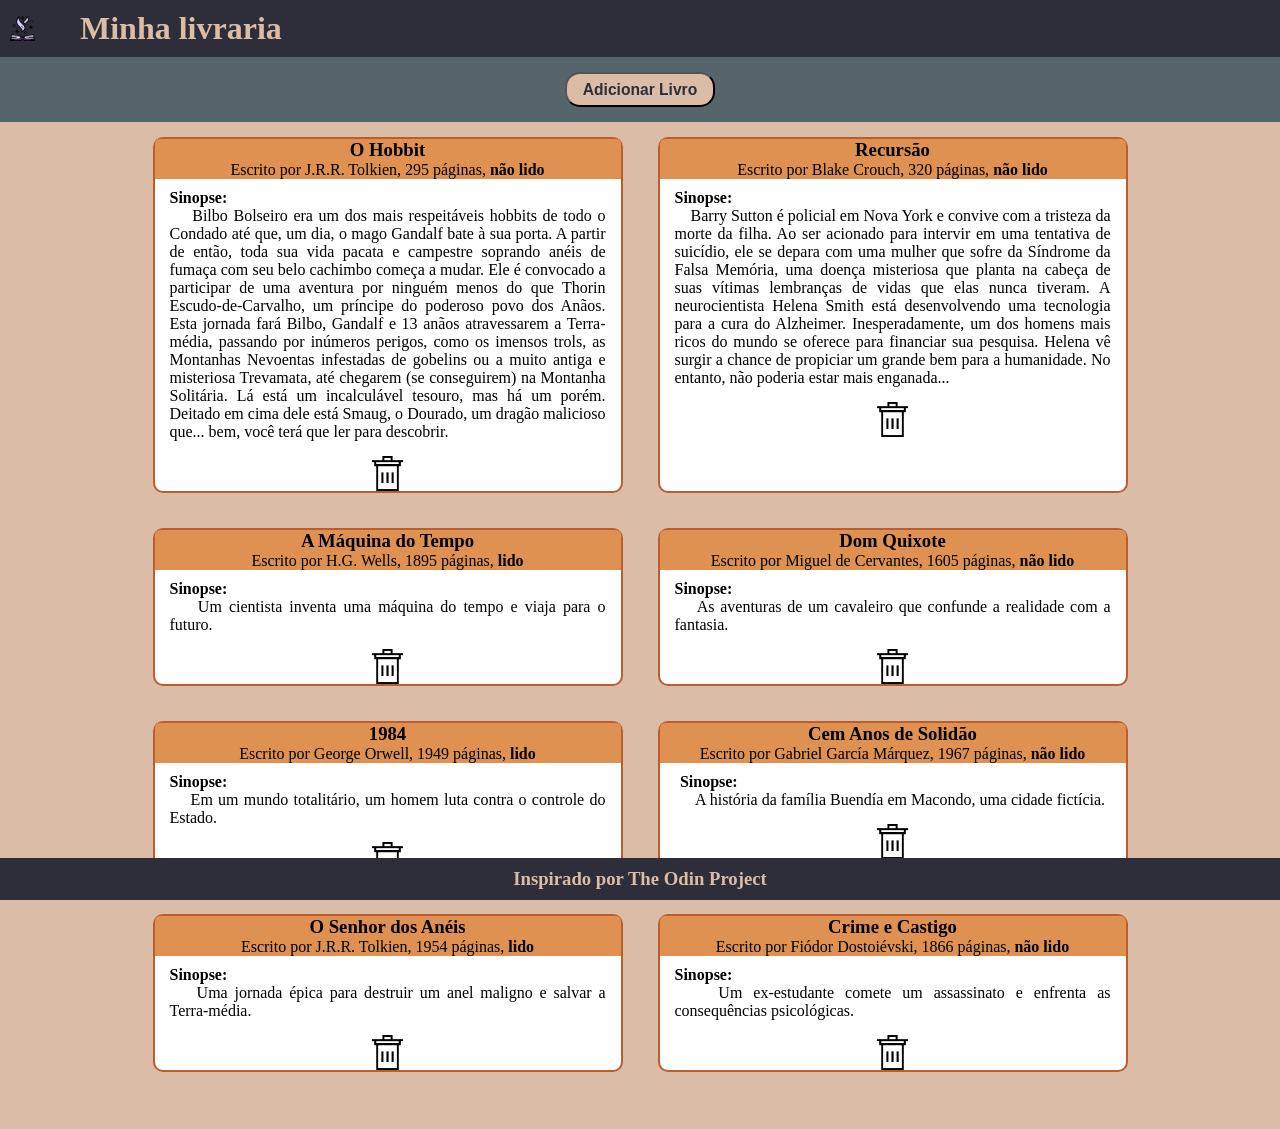
<file: index.html>
<!DOCTYPE html>
<html lang="en">
    <head>
        <meta charset="UTF-8">
        <meta name="viewport" content="width=device-width, initial-scale=1.0">
        <title>Biblioteca</title>
        <script defer src="./scripts/script.js"></script>
        <link rel="stylesheet" href="./css/stylesheet.css">
    </head>

    <body>
        <header>
            <img style="padding: 10px;" src="./imgs/livro.png" alt="livro aberto" width="25px" height="25px">
            <h1 style="padding: 10px;">Minha livraria</h1>
        </header>

        <hero>
            <button
                onclick="handleClick()"
            >
                <h3 style="color: #2e2e3a;">Adicionar Livro</h3>
            </button>

            <dialog>
                <form>
                    <div>
                        <h3>Novo livro</h3>
                        <button id="close" onclick="closeModal()">X</button>
                    </div>
                    
                    <div>
                        <label for="bookName">Título</label>
                        <input type="text" id="bookName" name="bookName" required>
                    </div>

                    <div>
                        <label for="author">Autor:</label>
                        <input type="text" id="author" name="author" required>
                    </div>

                    <div>
                        <label for="pages">Pagínas:</label>
                        <input type="number" id="pages" name="pages" required>
                    </div>

                    <div>
                        <label for="synopsis">Sinopse:</label>
                        <textarea id="synopsis" name="synopsis" rows="4" required></textarea>
                    </div>

                    <div>
                        <label for="year">Ano de publicação</label>
                        <input type="number" id="year" name="year" required>
                    </div>

                    <div>
                        <label for="read">Lido</label>
                        <input type="checkbox" id="read" name="read" required>
                    </div>
                  
                    <button type="button" onclick="newBook()">Adicionar</button>

                    <div id="errorMessage"></div>
                </form>
            </dialog>
        </hero>

        <main>
            <div id="grid-container"></div>
        </main>
        <footer>
            <h3 style="padding: 10px;">Inspirado por The Odin Project</h3>
        </footer>
    </body>
</html>
</file>
<file: css/stylesheet.css>
* {
    padding: 0;
    margin: 0;
}

body {
    display: flex;
    flex-direction: column;
    background-color: #dbbca7;
}

header, footer {
    display: flex;
    width: 100%;
    gap: 25px;
    align-items: center;
    background-color: #2e2e3a;
    color: #dbbca7;
}

hero {
    display: flex;
    background-color: #55656b;
    align-items: center;
    justify-content: center;
    padding: 15px;
}

dialog {
    top: calc(50% - 250px);
    bottom: calc(50% - 250px);
    left: calc(50% - 150px);
    right: calc(50% - 150px);
    height: 550px;
    width: 300px;
}

form {
    display: flex;
    flex-direction: column;
    align-items: center;
    justify-items: center;
    margin-top: 5px;
    gap: 15px;
    min-width: 300px;
}

form > div{
    display: flex;
    width: 280px;
    padding: 10px;
    justify-content: space-between;
}

button {
    width: 150px;
    height: 35px;
    padding: 5px;
    background-color: #dbbca7;
    border-radius: 15px;
}

#close {
    width: 75px;
    font-size: larger;
    border-radius: 25px;
}

main {
    display: grid;
    justify-content: center;
    grid-template-columns: repeat(auto-fill, minmax(300px, 500px));
    width: 100%;
    grid-gap: 5px;
    margin-bottom: 42px;
    height: 100%;
}

.book {
    display: flex;
    flex-direction: column;
    align-items: center;
    text-align: justify;
    font-size: 1em;
    border: 2px solid #bc5d2e;
    background-color: #fff;
    border-radius: 10px;
    margin: 15px;
}

.book-header {
    display: flex;
    width: 100%;
    border-radius: 5px 5px 0px 0px;
    flex-direction: column;
    align-items: center;
    text-align: center;
    background-color: #de9151;
}

.book-text {
    padding: 10px 15px 15px 15px;
}

footer {
    justify-content: center;
    position: fixed;
    width: 100%;
    height: 42px;
    bottom: 0;
}
</file>
